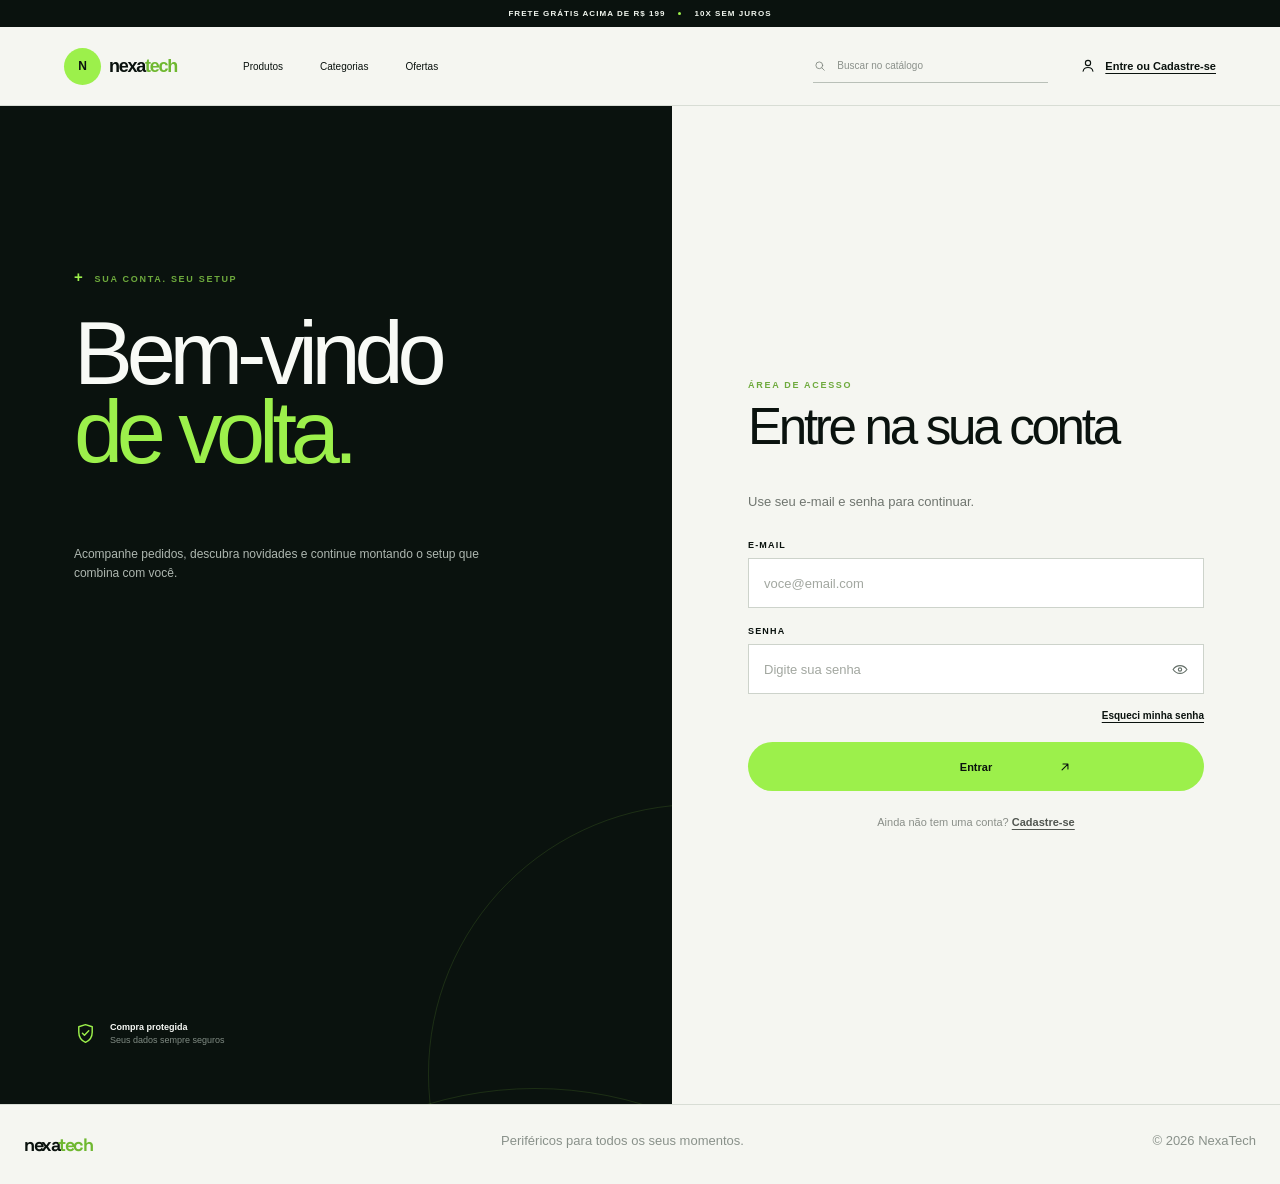
<file: index.html>
<!doctype html>
<html lang="pt-BR">
  <head>
    <meta charset="UTF-8" />
    <meta name="viewport" content="width=device-width, initial-scale=1.0" />
    <meta
      name="description"
      content="Entre na sua conta NexaTech para acompanhar pedidos e novidades."
    />
    <title>Entrar na sua conta | NexaTech</title>
    <link rel="stylesheet" href="login.css" />
  </head>
  <body>
    <div class="site">
      <aside class="announcement" aria-label="Informações comerciais">
        <span>Frete grátis acima de R$ 199</span>
        <i aria-hidden="true"></i>
        <span>10x sem juros</span>
      </aside>

      <header class="header">
        <a class="brand" href="#" aria-label="NexaTech — página inicial">
          <span class="brand__mark">N</span>
          <span class="brand__name">nexa<span>tech</span></span>
        </a>

        <nav class="nav" aria-label="Navegação principal">
          <a href="#">Produtos</a>
          <a href="#">Categorias</a>
          <a href="#">Ofertas</a>
        </nav>

        <div class="header__actions">
          <form class="search" role="search">
            <svg aria-hidden="true" viewBox="0 0 24 24">
              <circle cx="10.8" cy="10.8" r="5.8"></circle>
              <path d="m15.2 15.2 4.1 4.1"></path>
            </svg>
            <label class="sr-only" for="catalog-search">
              Buscar no catálogo
            </label>
            <input
              id="catalog-search"
              type="search"
              placeholder="Buscar no catálogo"
            />
          </form>
          <a class="account-link" href="#">
            <svg aria-hidden="true" viewBox="0 0 24 24">
              <circle cx="12" cy="8" r="3.5"></circle>
              <path d="M5.5 19c.6-3.2 3-5 6.5-5s5.9 1.8 6.5 5"></path>
            </svg>
            <span>Entre ou Cadastre-se</span>
          </a>
        </div>
      </header>

      <main class="login-page">
        <section class="welcome" aria-labelledby="welcome-title">
          <div class="welcome__content">
            <p class="eyebrow">
              <span aria-hidden="true">+</span> Sua conta. Seu setup
            </p>
            <h1 id="welcome-title">
              Bem-vindo
              <br />
              <strong>de volta.</strong>
            </h1>
            <p class="welcome__description">
              Acompanhe pedidos, descubra novidades e continue montando o setup
              que combina com você.
            </p>
          </div>

          <div class="security">
            <svg aria-hidden="true" viewBox="0 0 24 24">
              <path
                d="M12 2.8 19 5v5.6c0 4.7-2.8 8.7-7 10.6-4.2-1.9-7-5.9-7-10.6V5l7-2.2Z"
              ></path>
              <path d="m8.8 11.8 2.1 2.1 4.5-4.7"></path>
            </svg>
            <p>
              <strong>Compra protegida</strong>
              <span>Seus dados sempre seguros</span>
            </p>
          </div>
        </section>

        <section class="access" aria-labelledby="access-title">
          <div class="access__inner">
            <p class="eyebrow">Área de acesso</p>
            <h2 id="access-title">Entre na sua conta</h2>
            <p class="access__intro">
              Use seu e-mail e senha para continuar.
            </p>

            <form class="login-form">
              <div class="field">
                <label for="email">E-mail</label>
                <input
                  id="email"
                  name="email"
                  type="email"
                  placeholder="voce@email.com"
                  autocomplete="email"
                  required
                />
              </div>

              <div class="field">
                <label for="password">Senha</label>
                <div class="password-field">
                  <input
                    id="password"
                    name="password"
                    type="password"
                    placeholder="Digite sua senha"
                    autocomplete="current-password"
                    required
                  />
                  <span class="password-field__icon">
                    <svg aria-hidden="true" viewBox="0 0 24 24">
                      <path
                        d="M2.8 12s3.4-5.2 9.2-5.2 9.2 5.2 9.2 5.2-3.4 5.2-9.2 5.2S2.8 12 2.8 12Z"
                      ></path>
                      <circle cx="12" cy="12" r="2.2"></circle>
                    </svg>
                  </span>
                </div>
              </div>

              <a class="forgot-password" href="#">Esqueci minha senha</a>

              <button type="submit">
                <span>Entrar</span>
                <svg aria-hidden="true" viewBox="0 0 20 20">
                  <path d="M5.8 14.2 14.2 5.8M7.1 5.8h7.1v7.1"></path>
                </svg>
              </button>
            </form>

            <p class="signup">
              Ainda não tem uma conta? <a href="#">Cadastre-se</a>
            </p>
          </div>
        </section>
      </main>
      <footer>
        <b>nexa<strong>tech</strong></b>
        <span>Periféricos para todos os seus momentos.</span>
        <span>© 2026 NexaTech</span>
      </footer>
    </div>
  </body>
</html>
</file>
<file: login.css>
@import url('https://fonts.googleapis.com/css2?family=Space+Grotesk:wght@500;700&display=swap');
:root {
  --ink: #0a120e;
  --paper: #f5f6f1;
  --line: #d8ddd5;
  --muted: #6f756f;
  --green: #9cf04b;
  --green-dark: #6fb830;
}

  html {
    background: var(--paper);
    color: var(--ink);
    font-family:
      Inter, 'Helvetica Neue', Helvetica, Arial, sans-serif;
    font-synthesis: none;
  }

  body {
    min-width: 320px;
    min-height: 100vh;
    margin: 0;
  }

  a {
    color: inherit;
    text-decoration: none;
  }

  button,
  input {
    border: 0;
    border-radius: 0;
  }

.sr-only {
  position: absolute;
  width: 1px;
  height: 1px;
  padding: 0;
  margin: -1px;
  overflow: hidden;
  clip: rect(0, 0, 0, 0);
  white-space: nowrap;
  border: 0;
}

.site {
  min-height: 100vh;
  background: var(--paper);
}

.announcement {
  height: 25px;
  display: flex;
  align-items: center;
  justify-content: center;
  gap: 13px;
  padding-inline: 16px;
  background: var(--ink);
  color: #f2f7ef;
  font-size: 8px;
  font-weight: 700;
  letter-spacing: 0.13em;
  text-transform: uppercase;
}

.announcement i {
  width: 3px;
  height: 3px;
  border-radius: 999px;
  background: var(--green);
}

.header {
  height: 67px;
  display: flex;
  align-items: center;
  justify-content: space-between;
  padding-inline: 18px;
  border-bottom: 1px solid var(--line);
  background: rgba(245, 246, 241, 0.98);
}

.brand {
  display: inline-flex;
  align-items: center;
  gap: 8px;
  flex: none;
}

.brand__mark {
  width: 30px;
  height: 30px;
  display: grid;
  place-items: center;
  border-radius: 50%;
  background: var(--green);
  font-size: 12px;
  font-weight: 800;
}

.brand__name {
  font-size: 16px;
  font-weight: 800;
  letter-spacing: -0.07em;
}

.brand__name span {
  color: var(--green-dark);
}

.nav,
.search {
  display: none;
}

.header__actions {
  display: flex;
  align-items: center;
}

.account-link {
  display: flex;
  align-items: center;
  gap: 8px;
  font-size: 11px;
  font-weight: 650;
  text-decoration: underline;
  text-underline-offset: 3px;
}

.account-link svg {
  width: 18px;
  fill: none;
  stroke: currentColor;
  stroke-linecap: round;
  stroke-width: 1.5;
}

.account-link span {
  display: none;
}

.login-page {
  display: flex;
  flex-direction: column;
}

.access {
  min-height: calc(100svh - 92px);
  display: flex;
  align-items: center;
  order: 1;
  padding: 44px 22px 56px;
}

.access__inner {
  width: min(100%, 416px);
  margin-inline: auto;
}

.eyebrow {
  color: #6eaa3d;
  font-size: 9px;
  font-weight: 800;
  letter-spacing: 0.19em;
  text-transform: uppercase;
}

.access h2 {
  margin-top: 12px;
  font-size: clamp(36px, 10vw, 46px);
  font-weight: 400;
  letter-spacing: -0.065em;
  line-height: 0.98;
}

.access__intro {
  margin-top: 14px;
  color: var(--muted);
  font-size: 13px;
}

.login-form {
  margin-top: 31px;
}

.field + .field {
  margin-top: 18px;
}

.field label {
  display: block;
  margin-bottom: 8px;
  font-size: 9px;
  font-weight: 800;
  letter-spacing: 0.13em;
  text-transform: uppercase;
}

.field input {
  box-sizing: border-box;
  width: 100%;
  height: 50px;
  padding: 0 15px;
  border: 1px solid #cdd3cb;
  background: #fff;
  color: var(--ink);
  font-size: 13px;
  transition:
    border-color 160ms ease,
    box-shadow 160ms ease;
}

.field input::placeholder {
  color: #a2a7a0;
}

.field input:focus {
  border-color: #75b93d;
  box-shadow: 0 0 0 3px rgba(156, 240, 75, 0.17);
}

.password-field {
  position: relative;
}

.password-field input {
  padding-right: 48px;
}

.password-field__icon {
  position: absolute;
  top: 50%;
  right: 15px;
  width: 19px;
  height: 19px;
  display: grid;
  place-items: center;
  color: #657069;
  transform: translateY(-50%);
  pointer-events: none;
}

.password-field__icon svg {
  width: 18px;
  fill: none;
  stroke: currentColor;
  stroke-width: 1.5;
}

.forgot-password {
  display: block;
  width: fit-content;
  margin: 16px 0 21px auto;
  font-size: 10px;
  font-weight: 700;
  text-decoration: underline;
  text-underline-offset: 3px;
}

.login-form button {
  width: 100%;
  height: 49px;
  position: relative;
  display: flex;
  align-items: center;
  justify-content: center;
  border-radius: 999px;
  background: var(--green);
  color: var(--ink);
  cursor: pointer;
  font-size: 11px;
  font-weight: 800;
  transition:
    background-color 160ms ease,
    transform 160ms ease;
}

.login-form button svg {
  position: absolute;
  right: 40%;
  width: 14px;
  fill: none;
  stroke: currentColor;
  stroke-linecap: round;
  stroke-linejoin: round;
  stroke-width: 1.5;
  transform: translateX(50px);
}

.login-form button:hover {
  background: #8de23d;
}

.login-form button:active {
  transform: scale(0.99);
}

.login-form button:focus-visible,
.account-link:focus-visible,
.nav a:focus-visible,
.signup a:focus-visible,
.forgot-password:focus-visible,
.brand:focus-visible {
  outline: 2px solid #6db72f;
  outline-offset: 3px;
}

.signup {
  margin-top: 25px;
  color: #8a8f89;
  font-size: 11px;
  text-align: center;
}

.signup a {
  color: #515650;
  font-weight: 650;
  text-decoration: underline;
  text-underline-offset: 3px;
}

.welcome {
  min-height: 550px;
  position: relative;
  display: flex;
  flex-direction: column;
  justify-content: space-between;
  order: 2;
  overflow: hidden;
  padding: 56px 24px 34px;
  background: var(--ink);
  color: #f8faf6;
}

.welcome::before,
.welcome::after {
  content: '';
  position: absolute;
  border: 1px solid rgba(156, 240, 75, 0.13);
  border-radius: 50%;
  pointer-events: none;
}

.welcome::before {
  width: 430px;
  height: 430px;
  right: -238px;
  bottom: -68px;
}

.welcome::after {
  width: 670px;
  height: 670px;
  right: -214px;
  bottom: -469px;
}

.welcome__content,
.security {
  position: relative;
  z-index: 1;
}

.welcome .eyebrow span {
  margin-right: 6px;
  color: var(--green);
  font-size: 15px;
}

.welcome h1 {
  margin-top: 20px;
  font-size: clamp(53px, 17vw, 74px);
  font-weight: 400;
  letter-spacing: -0.07em;
  line-height: 0.89;
}

.welcome h1 strong {
  color: var(--green);
  font-weight: 500;
}

.welcome__description {
  max-width: 340px;
  margin-top: 29px;
  color: #aeb7b0;
  font-size: 13px;
  line-height: 1.55;
}

.security {
  display: flex;
  align-items: center;
  gap: 13px;
}

.security svg {
  width: 23px;
  fill: none;
  stroke: var(--green);
  stroke-linecap: round;
  stroke-linejoin: round;
  stroke-width: 1.5;
}

.security p {
  display: flex;
  flex-direction: column;
  gap: 3px;
  font-size: 9px;
}

.security strong {
  font-weight: 700;
}

.security span {
  color: #818c84;
}

@media (min-width: 640px) {
  .header {
    padding-inline: 34px;
  }

  .account-link span {
    display: inline;
  }

  .welcome,
  .access {
    padding-inline: 9vw;
  }
}

@media (min-width: 900px) {
  .announcement {
    height: 27px;
    font-size: 8px;
  }

  .header {
    height: 78px;
    justify-content: initial;
    gap: 53px;
    padding-inline: 5vw;
  }

  .brand__mark {
    width: 37px;
    height: 37px;
  }

  .brand__name {
    font-size: 18px;
  }

  .nav {
    display: flex;
    align-items: center;
    gap: 31px;
    font-size: 10px;
  }

  .header__actions {
    flex: 1;
    justify-content: flex-end;
    gap: 24px;
  }

  .search {
    width: min(25vw, 235px);
    height: 32px;
    display: flex;
    align-items: center;
    gap: 8px;
    border-bottom: 1px solid #b9c0b8;
  }

  .search svg {
    width: 14px;
    flex: none;
    fill: none;
    stroke: #7a817a;
    stroke-linecap: round;
    stroke-width: 1.4;
  }

  .search input {
    width: 100%;
    background: transparent;
    font-size: 10px;
  }

  .search input::placeholder {
    color: #8b918b;
  }

  .login-page {
    min-height: calc(100vh - 105px);
    display: grid;
    grid-template-columns: 52.5% 47.5%;
  }

  .welcome,
  .access {
    min-height: calc(100vh - 105px);
    order: initial;
  }

  .welcome {
    padding: clamp(100px, 17vh, 175px) 9% 50px 11%;
  }

  .welcome::before {
    width: min(42vw, 650px);
    height: min(42vw, 650px);
    right: -44%;
    bottom: -24%;
  }

  .welcome::after {
    width: min(58vw, 900px);
    height: min(58vw, 900px);
    right: -35%;
    bottom: -73%;
  }

  .welcome h1 {
    margin-top: 30px;
    font-size: clamp(64px, 6.9vw, 105px);
  }

  .welcome__description {
    max-width: 440px;
    margin-top: 34px;
    font-size: clamp(12px, 0.9vw, 15px);
  }

  .access {
    padding: 70px 8%;
  }

  .access__inner {
    width: min(100%, 456px);
  }

  .access h2 {
    font-size: clamp(42px, 4vw, 59px);
  }
}

@media (min-width: 1280px) {
  .header {
    gap: 66px;
  }

  .nav {
    gap: 37px;
  }

  .header__actions {
    gap: 31px;
  }

  .welcome {
    padding-left: 11%;
  }

  .access {
    padding-inline: 12%;
  }
}

@media (max-height: 760px) and (min-width: 900px) {
  .welcome {
    padding-top: 70px;
  }

  .welcome h1 {
    font-size: clamp(60px, 6.2vw, 85px);
  }

  .access {
    padding-block: 45px;
  }
}

footer {
  display: flex;
  justify-content: space-between;
  gap: 20px;
  border-top: 1px solid var(--line);
  padding: 28px 24px;
  color: #89918a;
  font-size: 13px;
}

footer > b {
  color: var(--ink);
  font-family: 'Space Grotesk', sans-serif;
  font-size: 18px;
  letter-spacing: -0.08em;
}

footer > b strong {
  color: var(--green-dark);
}

@media (max-width: 800px) {
  footer {
    flex-direction: column;
  }
}
</file>
